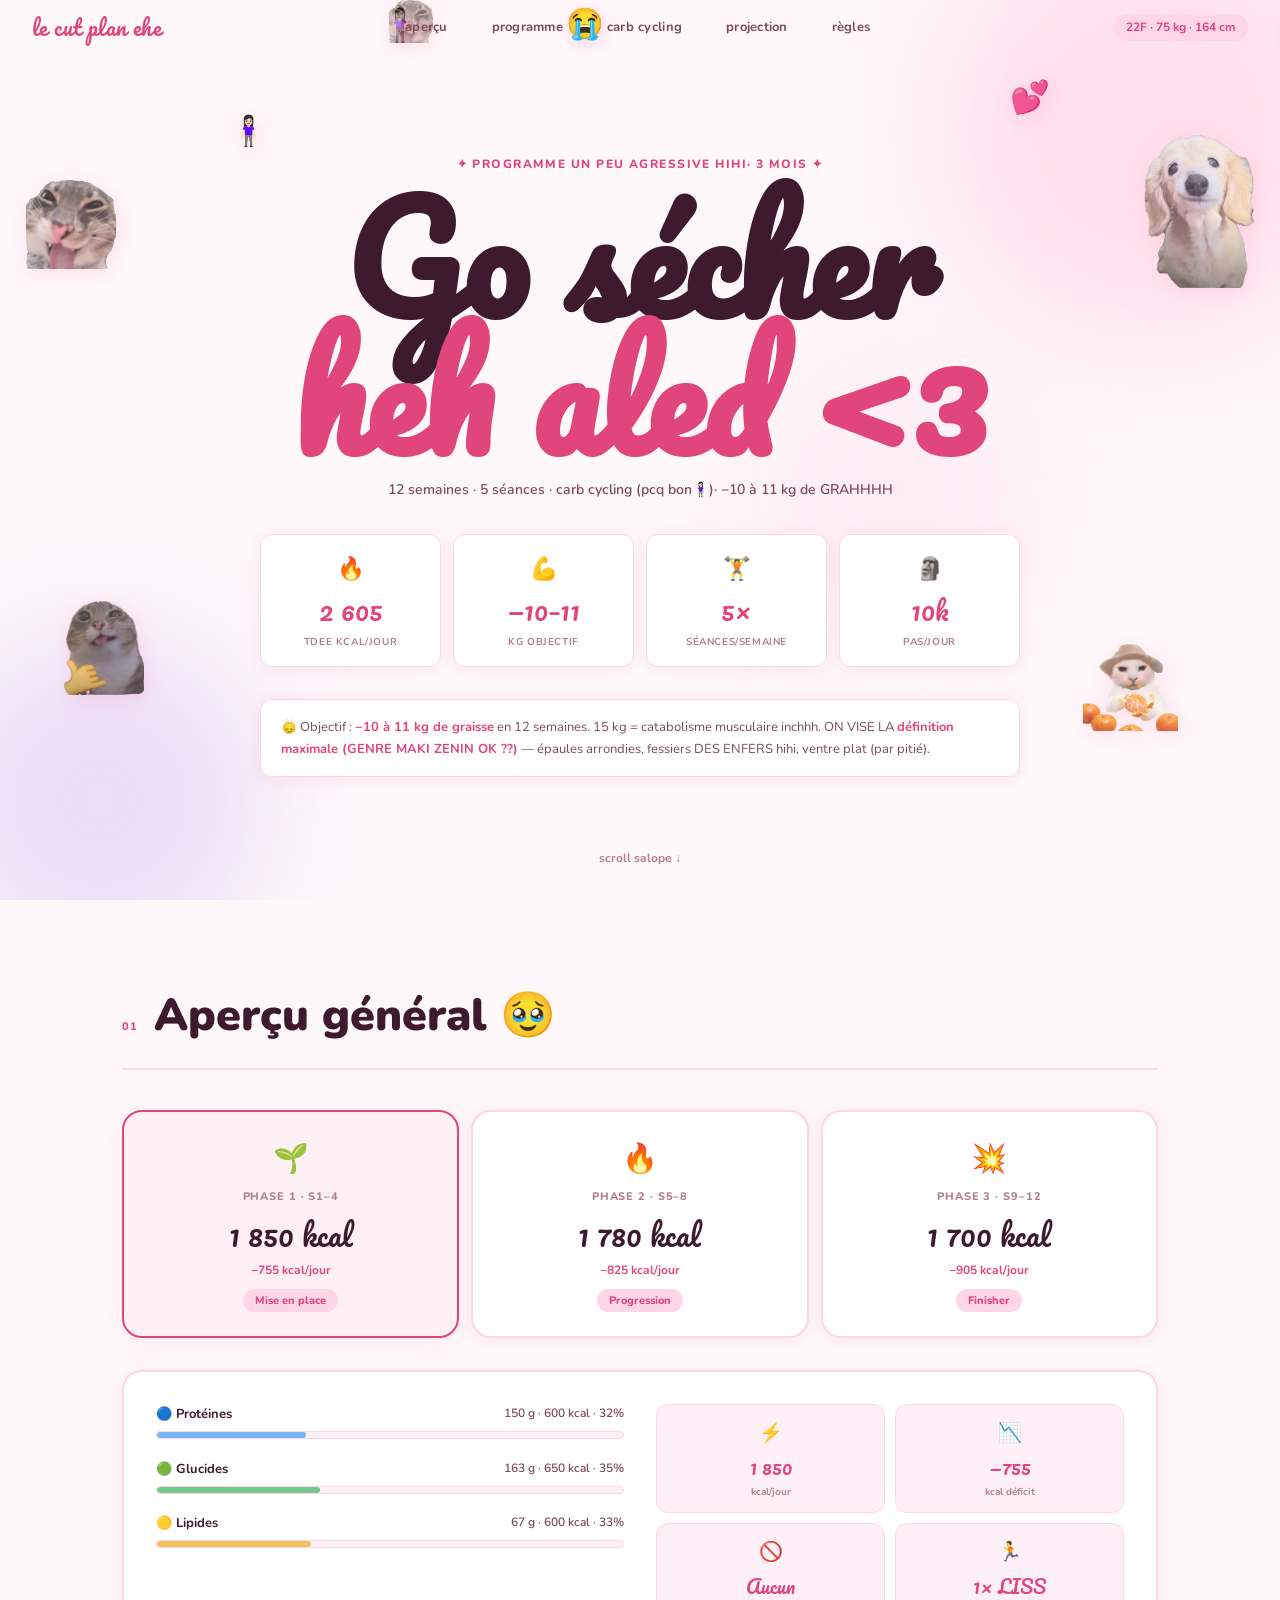
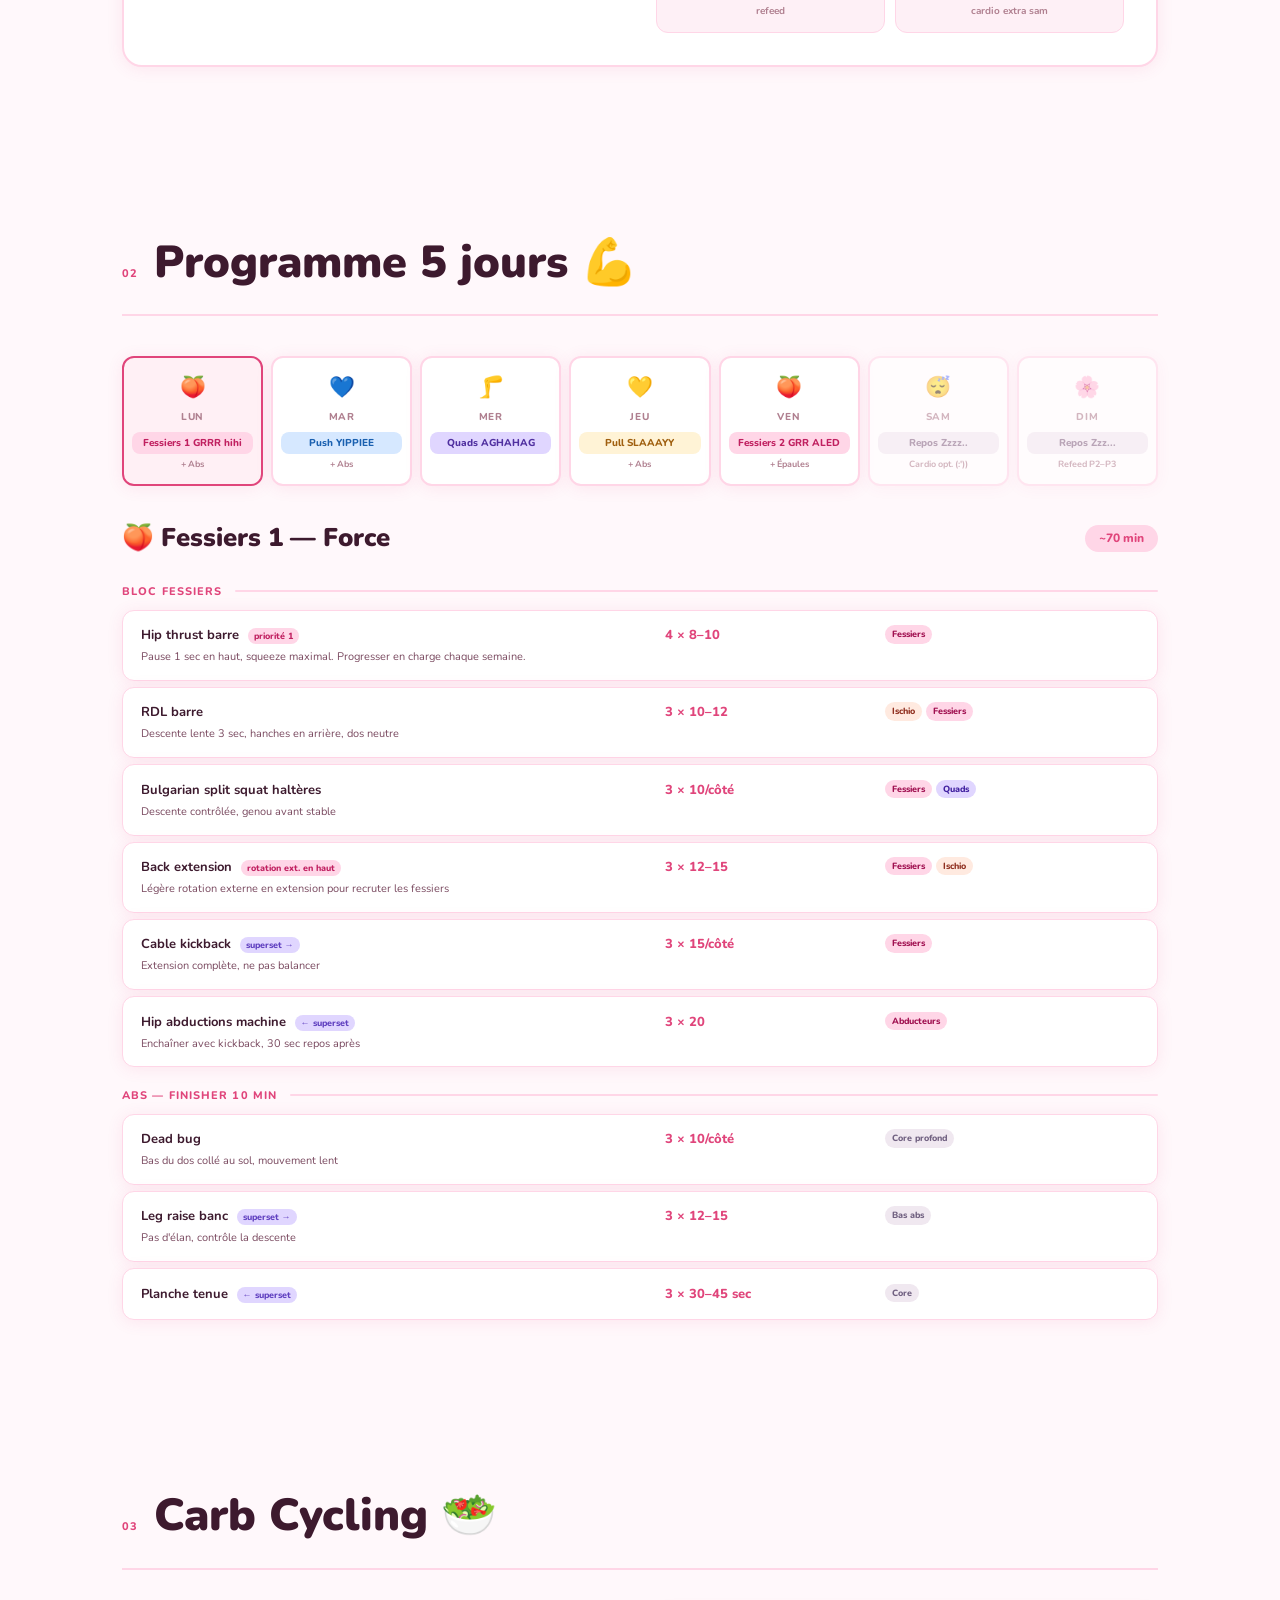
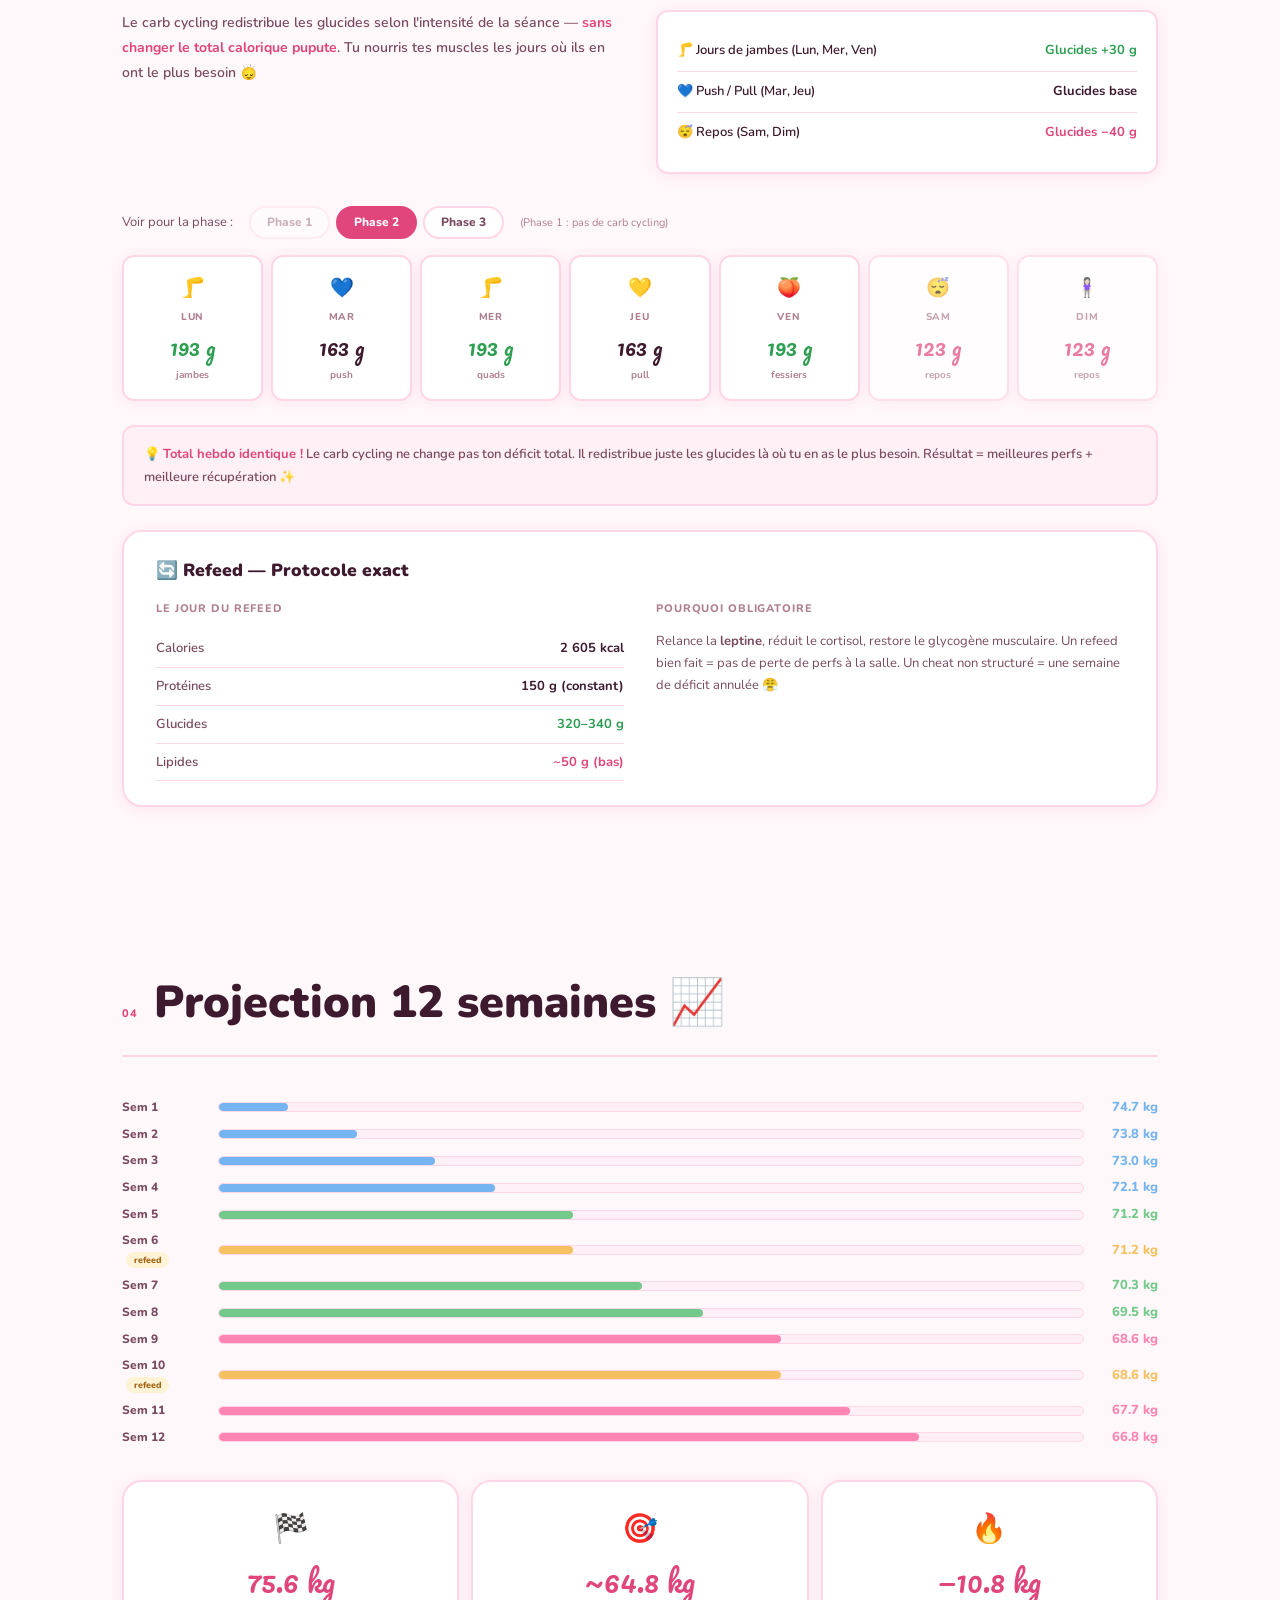
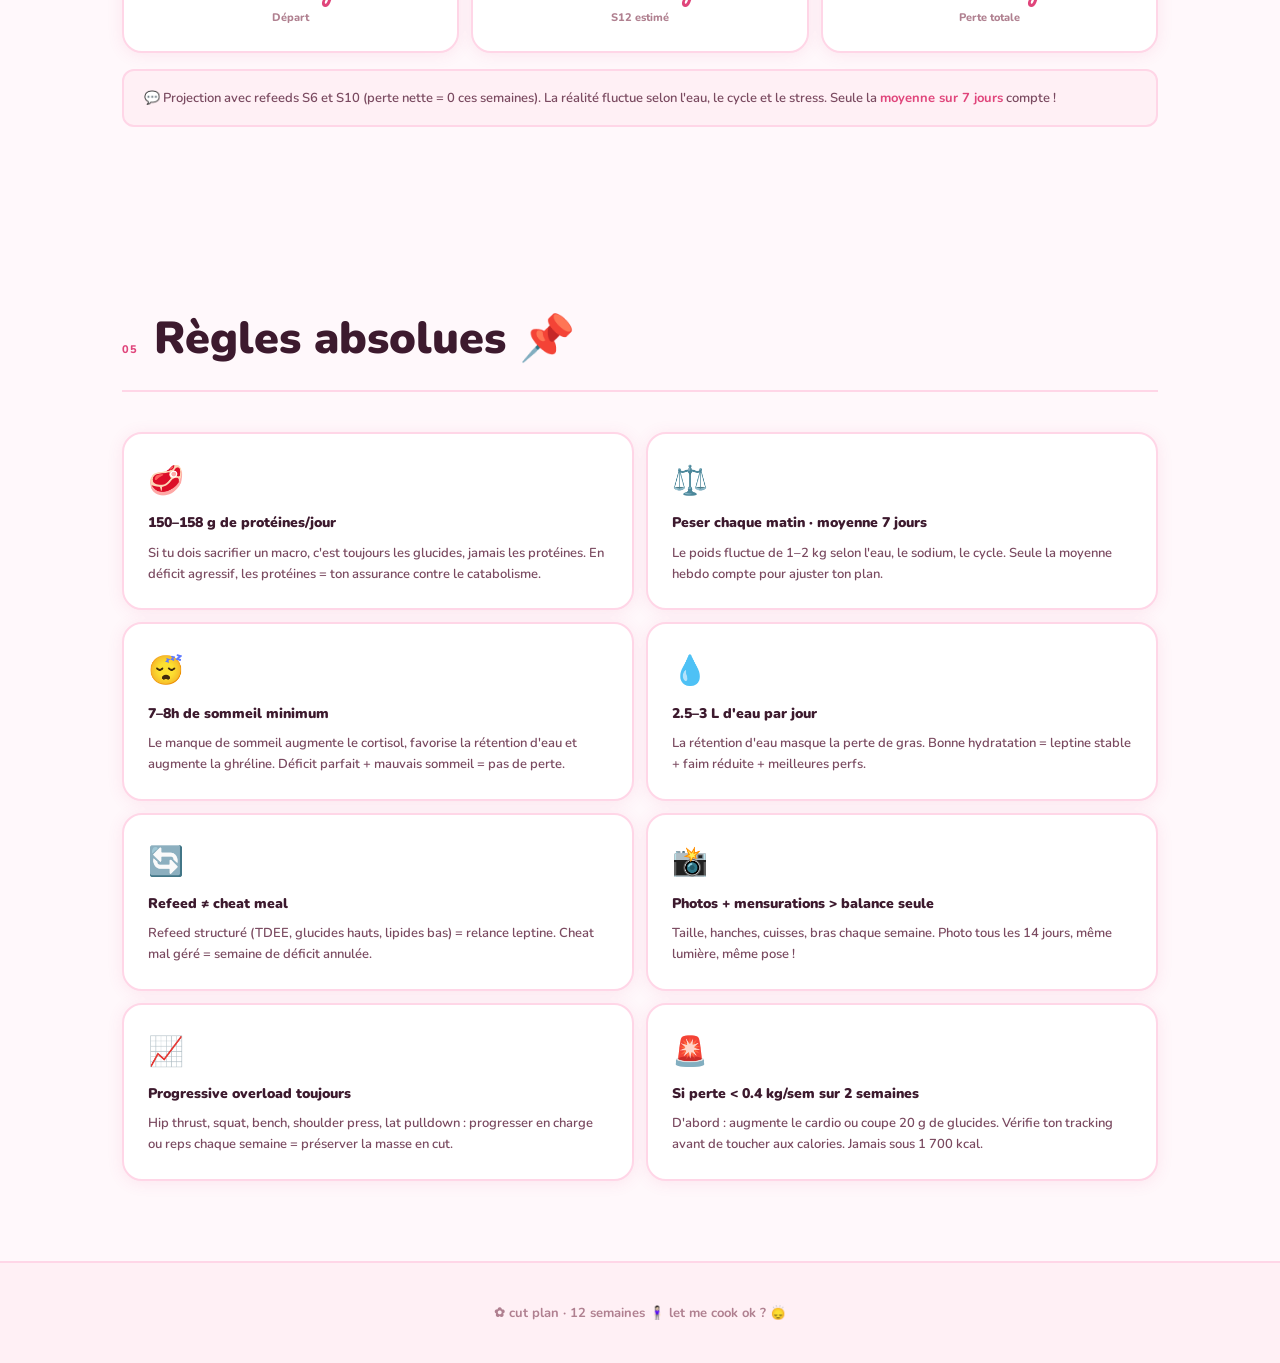
<file: index.html>
<!DOCTYPE html>
<html lang="fr">
<head>
<meta charset="UTF-8">
<meta name="viewport" content="width=device-width, initial-scale=1.0">
<title>LET ME COOK</title>
<link rel="icon" type="image/png" href="stickers/cat_orange_nobg.png">
<link href="https://fonts.googleapis.com/css2?family=Nunito:ital,wght@0,400;0,600;0,700;0,800;0,900;1,400&family=Pacifico&display=swap" rel="stylesheet">
<link rel="stylesheet" href="style.css">
</head>
<body>
<!-- update -->
<div class="progress-bar" id="progressBar"></div>

<!-- FLOATING STICKERS (background decoration) -->
<div class="sticker-layer" id="stickerLayer" aria-hidden="true"></div>

<!-- NAV -->
<nav id="mainNav">
  <div class="nav-logo">le cut plan ehe</div>
  <div class="nav-links">
    <a href="#overview">aperçu</a>
    <a href="#programme">programme</a>
    <a href="#carb-cycling">carb cycling</a>
    <a href="#projection">projection</a>
    <a href="#regles">règles</a>
  </div>
  <div class="nav-tag">22F · 75 kg · 164 cm</div>
</nav>

<!-- HERO -->
<div class="hero">
  <div class="hero-blobs">
    <div class="blob blob-1"></div>
    <div class="blob blob-2"></div>
    <div class="blob blob-3"></div>
  </div>

  <div class="hero-content">
    <div class="hero-eyebrow">✦ programme un peu agressive hihi· 3 mois ✦</div>
    <h1 class="hero-title">Go sécher<br><span>heh aled</span> <span class="hero-heart"> <3 </span></h1>
    <p class="hero-sub">12 semaines · 5 séances · carb cycling (pcq bon🧍🏻‍♀️)· −10 à 11 kg de GRAHHHH</p>

    <div class="hero-stats">
      <div class="hero-stat">
        <div class="hero-stat-icon">🔥</div>
        <div class="hero-stat-val">2 605</div>
        <div class="hero-stat-label">TDEE kcal/jour</div>
      </div>
      <div class="hero-stat">
        <div class="hero-stat-icon">💪</div>
        <div class="hero-stat-val">−10–11</div>
        <div class="hero-stat-label">kg objectif</div>
      </div>
      <div class="hero-stat">
        <div class="hero-stat-icon">🏋️</div>
        <div class="hero-stat-val">5×</div>
        <div class="hero-stat-label">séances/semaine</div>
      </div>
      <div class="hero-stat">
        <div class="hero-stat-icon">🗿</div>
        <div class="hero-stat-val">10k</div>
        <div class="hero-stat-label">pas/jour</div>
      </div>
    </div>

    <div class="hero-note">
      🙂‍↕️ Objectif : <strong>−10 à 11 kg de graisse</strong> en 12 semaines. 15 kg = catabolisme musculaire inchhh. ON VISE LA <strong>définition maximale (GENRE MAKI ZENIN OK ??)</strong> — épaules arrondies, fessiers DES ENFERS hihi, ventre plat (par pitié).
    </div>
  </div>

  <div class="hero-sticker-zone" id="heroStickers"></div>
  <div class="scroll-cue">scroll salope ↓</div>
</div>

<!-- ═══════ 01 APERÇU ═══════ -->
<section id="overview" class="section">
  <div class="section-header reveal">
    <span class="section-num">01</span>
    <h2 class="section-title">Aperçu général 🥹</h2>
  </div>

  <div class="phase-bar reveal">
    <div class="phase-block active" onclick="setPhase(1,this)">
      <div class="phase-emoji">🌱</div>
      <div class="phase-label">Phase 1 · S1–4</div>
      <div class="phase-kcal">1 850 kcal</div>
      <div class="phase-def">−755 kcal/jour</div>
      <div class="phase-tag">Mise en place</div>
    </div>
    <div class="phase-block" onclick="setPhase(2,this)">
      <div class="phase-emoji">🔥</div>
      <div class="phase-label">Phase 2 · S5–8</div>
      <div class="phase-kcal">1 780 kcal</div>
      <div class="phase-def">−825 kcal/jour</div>
      <div class="phase-tag">Progression</div>
    </div>
    <div class="phase-block" onclick="setPhase(3,this)">
      <div class="phase-emoji">💥</div>
      <div class="phase-label">Phase 3 · S9–12</div>
      <div class="phase-kcal">1 700 kcal</div>
      <div class="phase-def">−905 kcal/jour</div>
      <div class="phase-tag">Finisher</div>
    </div>
  </div>

  <div id="phase-p1" class="macro-panel active">
    <div class="macro-card-wrap">
      <div class="macro-bar-group">
        <div class="macro-row">
          <div class="macro-row-top"><span class="macro-name">🔵 Protéines</span><span class="macro-detail">150 g · 600 kcal · 32%</span></div>
          <div class="macro-track"><div class="macro-fill" data-w="32" style="background:var(--blue)"></div></div>
        </div>
        <div class="macro-row">
          <div class="macro-row-top"><span class="macro-name">🟢 Glucides</span><span class="macro-detail">163 g · 650 kcal · 35%</span></div>
          <div class="macro-track"><div class="macro-fill" data-w="35" style="background:var(--green)"></div></div>
        </div>
        <div class="macro-row">
          <div class="macro-row-top"><span class="macro-name">🟡 Lipides</span><span class="macro-detail">67 g · 600 kcal · 33%</span></div>
          <div class="macro-track"><div class="macro-fill" data-w="33" style="background:var(--amber)"></div></div>
        </div>
      </div>
      <div class="macro-stat-grid">
        <div class="mstat"><div class="mstat-icon">⚡</div><div class="mstat-val">1 850</div><div class="mstat-label">kcal/jour</div></div>
        <div class="mstat"><div class="mstat-icon">📉</div><div class="mstat-val">−755</div><div class="mstat-label">kcal déficit</div></div>
        <div class="mstat"><div class="mstat-icon">🚫</div><div class="mstat-val">Aucun</div><div class="mstat-label">refeed</div></div>
        <div class="mstat"><div class="mstat-icon">🏃</div><div class="mstat-val">1× LISS</div><div class="mstat-label">cardio extra sam</div></div>
      </div>
    </div>
  </div>

  <div id="phase-p2" class="macro-panel">
    <div class="macro-card-wrap">
      <div class="macro-bar-group">
        <div class="macro-row">
          <div class="macro-row-top"><span class="macro-name">🔵 Protéines</span><span class="macro-detail">150 g · 600 kcal · 34%</span></div>
          <div class="macro-track"><div class="macro-fill" data-w="34" style="background:var(--blue)"></div></div>
        </div>
        <div class="macro-row">
          <div class="macro-row-top"><span class="macro-name">🟢 Glucides</span><span class="macro-detail">153 g · 612 kcal · 34%</span></div>
          <div class="macro-track"><div class="macro-fill" data-w="34" style="background:var(--green)"></div></div>
        </div>
        <div class="macro-row">
          <div class="macro-row-top"><span class="macro-name">🟡 Lipides</span><span class="macro-detail">64 g · 568 kcal · 32%</span></div>
          <div class="macro-track"><div class="macro-fill" data-w="32" style="background:var(--amber)"></div></div>
        </div>
      </div>
      <div class="macro-stat-grid">
        <div class="mstat"><div class="mstat-icon">⚡</div><div class="mstat-val">1 780</div><div class="mstat-label">kcal/jour</div></div>
        <div class="mstat"><div class="mstat-icon">📉</div><div class="mstat-val">−825</div><div class="mstat-label">kcal déficit</div></div>
        <div class="mstat"><div class="mstat-icon">🔄</div><div class="mstat-val">S6</div><div class="mstat-label">refeed obligatoire</div></div>
        <div class="mstat"><div class="mstat-icon">🏃</div><div class="mstat-val">LISS+HIIT</div><div class="mstat-label">cardio extra (ALED FRR AAAAA)</div></div>
      </div>
    </div>
    <div class="phase-note-cute">💬 Carb cycling (triste vie 😭) ! Refeed OBLIGATOIRE semaine 6 : 2 605 kcal, glucides 320–340 g, lipides bas (~50 g). Ça relance la leptine 🔥 (OUE OUE OUE)</div>
  </div>

  <div id="phase-p3" class="macro-panel">
    <div class="macro-card-wrap">
      <div class="macro-bar-group">
        <div class="macro-row">
          <div class="macro-row-top"><span class="macro-name">🔵 Protéines</span><span class="macro-detail">158 g · 632 kcal · 37%</span></div>
          <div class="macro-track"><div class="macro-fill" data-w="37" style="background:var(--blue)"></div></div>
        </div>
        <div class="macro-row">
          <div class="macro-row-top"><span class="macro-name">🟢 Glucides</span><span class="macro-detail">143 g · 572 kcal · 34%</span></div>
          <div class="macro-track"><div class="macro-fill" data-w="34" style="background:var(--green)"></div></div>
        </div>
        <div class="macro-row">
          <div class="macro-row-top"><span class="macro-name">🟡 Lipides</span><span class="macro-detail">55 g · 495 kcal · 29%</span></div>
          <div class="macro-track"><div class="macro-fill" data-w="29" style="background:var(--amber)"></div></div>
        </div>
      </div>
      <div class="macro-stat-grid">
        <div class="mstat"><div class="mstat-icon">⚡</div><div class="mstat-val">1 700</div><div class="mstat-label">plancher absolu</div></div>
        <div class="mstat"><div class="mstat-icon">📉</div><div class="mstat-val">−905</div><div class="mstat-label">kcal déficit</div></div>
        <div class="mstat"><div class="mstat-icon">🔄</div><div class="mstat-val">hebdo</div><div class="mstat-label">refeed dim. obligatoire</div></div>
        <div class="mstat"><div class="mstat-icon">🏃</div><div class="mstat-val">2× sam+dim</div><div class="mstat-label">LISS + HIIT</div></div>
      </div>
    </div>
    <div class="phase-note-cute">💬 Protéines montées à 158 g pour protéger la masse musculaire. 1 700 kcal = plancher, on descend plus bas. Carb cycling + refeed chaque dimanche !</div>
  </div>
</section>

<!-- ═══════ 02 PROGRAMME ═══════ -->
<section id="programme" class="section">
  <div class="section-header reveal">
    <span class="section-num">02</span>
    <h2 class="section-title">Programme 5 jours 💪</h2>
  </div>

  <div class="week-grid reveal">
    <div class="week-day active" onclick="setDay('lun',this)">
      <div class="wd-emoji">🍑</div>
      <div class="wd-name">Lun</div>
      <div class="wd-label db-glutes">Fessiers 1 GRRR hihi</div>
      <div class="wd-sub">+ Abs</div>
    </div>
    <div class="week-day" onclick="setDay('mar',this)">
      <div class="wd-emoji">💙</div>
      <div class="wd-name">Mar</div>
      <div class="wd-label db-push">Push YIPPIEE</div>
      <div class="wd-sub">+ Abs</div>
    </div>
    <div class="week-day" onclick="setDay('mer',this)">
      <div class="wd-emoji">🦵</div>
      <div class="wd-name">Mer</div>
      <div class="wd-label db-quads">Quads AGHAHAG</div>
      <div class="wd-sub">&nbsp;</div>
    </div>
    <div class="week-day" onclick="setDay('jeu',this)">
      <div class="wd-emoji">💛</div>
      <div class="wd-name">Jeu</div>
      <div class="wd-label db-pull">Pull SLAAAYY</div>
      <div class="wd-sub">+ Abs</div>
    </div>
    <div class="week-day" onclick="setDay('ven',this)">
      <div class="wd-emoji">🍑</div>
      <div class="wd-name">Ven</div>
      <div class="wd-label db-glutes">Fessiers 2 GRR ALED</div>
      <div class="wd-sub">+ Épaules</div>
    </div>
    <div class="week-day rest">
      <div class="wd-emoji">😴</div>
      <div class="wd-name">Sam</div>
      <div class="wd-label db-rest">Repos Zzzz..</div>
      <div class="wd-sub">Cardio opt. (:'))</div>
    </div>
    <div class="week-day rest">
      <div class="wd-emoji">🌸</div>
      <div class="wd-name">Dim</div>
      <div class="wd-label db-rest">Repos Zzz...</div>
      <div class="wd-sub">Refeed P2–P3</div>
    </div>
  </div>

  <!-- Session panels -->
  <div id="day-lun" class="session-panel active">
    <div class="session-head">
      <h3 class="session-title">🍑 Fessiers 1 — Force</h3>
      <span class="session-dur">~70 min</span>
    </div>
    <div class="ex-block-label">Bloc fessiers</div>
    <div class="ex-list">
      <div class="ex-row"><div class="ex-main"><div class="ex-name">Hip thrust barre <span class="tag-key">priorité 1</span></div><div class="ex-note">Pause 1 sec en haut, squeeze maximal. Progresser en charge chaque semaine.</div></div><div class="ex-sets">4 × 8–10</div><div class="ex-pills"><span class="mpill mp-g">Fessiers</span></div></div>
      <div class="ex-row"><div class="ex-main"><div class="ex-name">RDL barre</div><div class="ex-note">Descente lente 3 sec, hanches en arrière, dos neutre</div></div><div class="ex-sets">3 × 10–12</div><div class="ex-pills"><span class="mpill mp-h">Ischio</span><span class="mpill mp-g">Fessiers</span></div></div>
      <div class="ex-row"><div class="ex-main"><div class="ex-name">Bulgarian split squat haltères</div><div class="ex-note">Descente contrôlée, genou avant stable</div></div><div class="ex-sets">3 × 10/côté</div><div class="ex-pills"><span class="mpill mp-g">Fessiers</span><span class="mpill mp-q">Quads</span></div></div>
      <div class="ex-row"><div class="ex-main"><div class="ex-name">Back extension <span class="tag-key">rotation ext. en haut</span></div><div class="ex-note">Légère rotation externe en extension pour recruter les fessiers</div></div><div class="ex-sets">3 × 12–15</div><div class="ex-pills"><span class="mpill mp-g">Fessiers</span><span class="mpill mp-h">Ischio</span></div></div>
      <div class="ex-row"><div class="ex-main"><div class="ex-name">Cable kickback <span class="tag-ss">superset →</span></div><div class="ex-note">Extension complète, ne pas balancer</div></div><div class="ex-sets">3 × 15/côté</div><div class="ex-pills"><span class="mpill mp-g">Fessiers</span></div></div>
      <div class="ex-row"><div class="ex-main"><div class="ex-name">Hip abductions machine <span class="tag-ss">← superset</span></div><div class="ex-note">Enchaîner avec kickback, 30 sec repos après</div></div><div class="ex-sets">3 × 20</div><div class="ex-pills"><span class="mpill mp-g">Abducteurs</span></div></div>
    </div>
    <div class="ex-block-label">Abs — finisher 10 min</div>
    <div class="ex-list">
      <div class="ex-row"><div class="ex-main"><div class="ex-name">Dead bug</div><div class="ex-note">Bas du dos collé au sol, mouvement lent</div></div><div class="ex-sets">3 × 10/côté</div><div class="ex-pills"><span class="mpill mp-core">Core profond</span></div></div>
      <div class="ex-row"><div class="ex-main"><div class="ex-name">Leg raise banc <span class="tag-ss">superset →</span></div><div class="ex-note">Pas d'élan, contrôle la descente</div></div><div class="ex-sets">3 × 12–15</div><div class="ex-pills"><span class="mpill mp-core">Bas abs</span></div></div>
      <div class="ex-row"><div class="ex-main"><div class="ex-name">Planche tenue <span class="tag-ss">← superset</span></div></div><div class="ex-sets">3 × 30–45 sec</div><div class="ex-pills"><span class="mpill mp-core">Core</span></div></div>
    </div>
  </div>

  <div id="day-mar" class="session-panel">
    <div class="session-head"><h3 class="session-title">💙 Push — Pecs · Épaules · Triceps</h3><span class="session-dur">~70 min</span></div>
    <div class="ex-block-label">Bloc principal</div>
    <div class="ex-list">
      <div class="ex-row"><div class="ex-main"><div class="ex-name">Bench press plat barre</div><div class="ex-note">Coudes à 45–60°, prise légèrement large</div></div><div class="ex-sets">4 × 6–8</div><div class="ex-pills"><span class="mpill mp-c">Pecs</span><span class="mpill mp-t">Triceps</span></div></div>
      <div class="ex-row"><div class="ex-main"><div class="ex-name">Shoulder press haltères <span class="tag-key">priorité 2</span></div><div class="ex-note">Avant bench incliné — delts frais. Objectif épaules arrondies !</div></div><div class="ex-sets">4 × 8–10</div><div class="ex-pills"><span class="mpill mp-s">Épaules</span><span class="mpill mp-t">Triceps</span></div></div>
      <div class="ex-row"><div class="ex-main"><div class="ex-name">Bench press incliné haltères</div><div class="ex-note">Inclinaison 30–40°, focus pec haut</div></div><div class="ex-sets">3 × 10–12</div><div class="ex-pills"><span class="mpill mp-c">Pecs haut</span></div></div>
      <div class="ex-row"><div class="ex-main"><div class="ex-name">Butterfly pec deck</div><div class="ex-note">Étirement complet, contraction forte en fin</div></div><div class="ex-sets">3 × 12–15</div><div class="ex-pills"><span class="mpill mp-c">Pecs</span></div></div>
      <div class="ex-row"><div class="ex-main"><div class="ex-name">Lateral raises câble unilatéral <span class="tag-key">câble > haltère</span></div><div class="ex-note">Tension constante tout le ROM. 2–3 sec en descente.</div></div><div class="ex-sets">4 × 15–20/côté</div><div class="ex-pills"><span class="mpill mp-s">Delt médian</span></div></div>
      <div class="ex-row"><div class="ex-main"><div class="ex-name">Triceps pushdown câble <span class="tag-ss">superset →</span></div><div class="ex-note">Coudes fixes, extension complète</div></div><div class="ex-sets">3 × 12–15</div><div class="ex-pills"><span class="mpill mp-t">Triceps</span></div></div>
      <div class="ex-row"><div class="ex-main"><div class="ex-name">Overhead extension câble <span class="tag-ss">← superset</span></div><div class="ex-note">Long chef — bras définis de face et de côté</div></div><div class="ex-sets">3 × 12–15</div><div class="ex-pills"><span class="mpill mp-t">Triceps long</span></div></div>
    </div>
    <div class="ex-block-label">Abs — finisher 10 min</div>
    <div class="ex-list">
      <div class="ex-row"><div class="ex-main"><div class="ex-name">Cable crunch à genoux</div><div class="ex-note">Flexion de colonne, charge progressive</div></div><div class="ex-sets">4 × 15–20</div><div class="ex-pills"><span class="mpill mp-core">Droit abdo</span></div></div>
      <div class="ex-row"><div class="ex-main"><div class="ex-name">Shoulder tap planche <span class="tag-ss">superset →</span></div></div><div class="ex-sets">3 × 20 taps</div><div class="ex-pills"><span class="mpill mp-core">Core</span></div></div>
      <div class="ex-row"><div class="ex-main"><div class="ex-name">Russian twist lesté <span class="tag-ss">← superset</span></div></div><div class="ex-sets">3 × 20</div><div class="ex-pills"><span class="mpill mp-core">Obliques</span></div></div>
    </div>
  </div>

  <div id="day-mer" class="session-panel">
    <div class="session-head"><h3 class="session-title">🦵 Jambes — Quads dominant</h3><span class="session-dur">~60 min</span></div>
    <div class="ex-block-label">Bloc principal — pas d'abs ce jour</div>
    <div class="ex-list">
      <div class="ex-row"><div class="ex-main"><div class="ex-name">Squat barre <span class="tag-key">composé clé</span></div><div class="ex-note">Stance moyen, descente sous parallèle</div></div><div class="ex-sets">4 × 6–8</div><div class="ex-pills"><span class="mpill mp-q">Quads</span><span class="mpill mp-g">Fessiers</span></div></div>
      <div class="ex-row"><div class="ex-main"><div class="ex-name">Leg press incliné</div><div class="ex-note">Pieds serrés et bas = focus quads</div></div><div class="ex-sets">4 × 10–12</div><div class="ex-pills"><span class="mpill mp-q">Quads</span></div></div>
      <div class="ex-row"><div class="ex-main"><div class="ex-name">Leg press horizontal unilatéral</div><div class="ex-note">Correction déséquilibres G/D</div></div><div class="ex-sets">3 × 12/côté</div><div class="ex-pills"><span class="mpill mp-q">Quads</span></div></div>
      <div class="ex-row"><div class="ex-main"><div class="ex-name">Leg extension machine <span class="tag-new">ajouté</span></div><div class="ex-note">Isolation pure quads. Pause 1 sec en haut.</div></div><div class="ex-sets">3 × 15–20</div><div class="ex-pills"><span class="mpill mp-q">Quads</span></div></div>
      <div class="ex-row"><div class="ex-main"><div class="ex-name">Leg curl allongé <span class="tag-new">ajouté</span></div><div class="ex-note">Équilibre ischio/quads — santé des genoux</div></div><div class="ex-sets">3 × 12–15</div><div class="ex-pills"><span class="mpill mp-h">Ischio</span></div></div>
      <div class="ex-row"><div class="ex-main"><div class="ex-name">Hip adductions machine <span class="tag-ss">superset →</span></div></div><div class="ex-sets">3 × 20</div><div class="ex-pills"><span class="mpill mp-g">Adducteurs</span></div></div>
      <div class="ex-row"><div class="ex-main"><div class="ex-name">Hip abductions machine <span class="tag-ss">← superset</span></div></div><div class="ex-sets">3 × 20</div><div class="ex-pills"><span class="mpill mp-g">Abducteurs</span></div></div>
    </div>
  </div>

  <div id="day-jeu" class="session-panel">
    <div class="session-head"><h3 class="session-title">💛 Pull — Dos · Biceps · Arrière-épaule</h3><span class="session-dur">~70 min</span></div>
    <div class="ex-block-label">Bloc principal</div>
    <div class="ex-list">
      <div class="ex-row"><div class="ex-main"><div class="ex-name">Lat pulldown prise large</div><div class="ex-note">Descente au menton, coudes vers les hanches</div></div><div class="ex-sets">4 × 8–10</div><div class="ex-pills"><span class="mpill mp-b">Grand dorsal</span></div></div>
      <div class="ex-row"><div class="ex-main"><div class="ex-name">Seated cable row prise neutre <span class="tag-key">sem. impaires</span></div><div class="ex-note">Plus de charge = plus d'épaisseur dorsale</div></div><div class="ex-sets">4 × 10–12</div><div class="ex-pills"><span class="mpill mp-b">Trapèzes</span><span class="mpill mp-b">Rhomboïdes</span></div></div>
      <div class="ex-row"><div class="ex-main"><div class="ex-name">Single arm cable row <span class="tag-key">sem. paires</span></div></div><div class="ex-sets">3 × 12/côté</div><div class="ex-pills"><span class="mpill mp-b">Dorsal</span></div></div>
      <div class="ex-row"><div class="ex-main"><div class="ex-name">Face pull câble corde</div><div class="ex-note">Rotation externe. Santé rotateurs + delt arrière.</div></div><div class="ex-sets">4 × 15–20</div><div class="ex-pills"><span class="mpill mp-r">Delt arrière</span></div></div>
      <div class="ex-row"><div class="ex-main"><div class="ex-name">Reverse cable fly unilatéral</div></div><div class="ex-sets">3 × 15/côté</div><div class="ex-pills"><span class="mpill mp-r">Delt arrière</span></div></div>
      <div class="ex-row"><div class="ex-main"><div class="ex-name">Preacher curl unilatéral câble</div><div class="ex-note">Tension constante, contraction complète</div></div><div class="ex-sets">3 × 12/côté</div><div class="ex-pills"><span class="mpill mp-bi">Biceps</span></div></div>
      <div class="ex-row"><div class="ex-main"><div class="ex-name">Hammer curl haltères</div><div class="ex-note">Brachial + biceps — épaisseur du bras</div></div><div class="ex-sets">3 × 12–15</div><div class="ex-pills"><span class="mpill mp-bi">Brachial</span></div></div>
    </div>
    <div class="ex-block-label">Abs — finisher 10 min</div>
    <div class="ex-list">
      <div class="ex-row"><div class="ex-main"><div class="ex-name">Cable crunch à genoux <span class="tag-ss">superset →</span></div></div><div class="ex-sets">3 × 15–20</div><div class="ex-pills"><span class="mpill mp-core">Droit abdo</span></div></div>
      <div class="ex-row"><div class="ex-main"><div class="ex-name">Dead bug <span class="tag-ss">← superset</span></div></div><div class="ex-sets">3 × 10/côté</div><div class="ex-pills"><span class="mpill mp-core">Core profond</span></div></div>
      <div class="ex-row"><div class="ex-main"><div class="ex-name">Planche tenue</div><div class="ex-note">Progresser vers 60 sec en phase 3</div></div><div class="ex-sets">3 × 40–60 sec</div><div class="ex-pills"><span class="mpill mp-core">Core</span></div></div>
    </div>
  </div>

  <div id="day-ven" class="session-panel">
    <div class="session-head"><h3 class="session-title">🍑 Fessiers 2 + Accessoires Épaules</h3><span class="session-dur">~70 min</span></div>
    <div class="ex-block-label">Bloc fessiers — volume & pump</div>
    <div class="ex-list">
      <div class="ex-row"><div class="ex-main"><div class="ex-name">Hip thrust barre — lourd <span class="tag-key">vise +2.5–5 kg vs lun</span></div></div><div class="ex-sets">4 × 6–8</div><div class="ex-pills"><span class="mpill mp-g">Fessiers</span></div></div>
      <div class="ex-row"><div class="ex-main"><div class="ex-name">Bulgarian split squat — tempo lent</div><div class="ex-note">Descente 4 sec, focus ressenti fessier</div></div><div class="ex-sets">3 × 12–15/côté</div><div class="ex-pills"><span class="mpill mp-g">Fessiers</span><span class="mpill mp-q">Quads</span></div></div>
      <div class="ex-row"><div class="ex-main"><div class="ex-name">RDL unilatéral haltère <span class="tag-new">ajouté</span></div></div><div class="ex-sets">3 × 10–12/côté</div><div class="ex-pills"><span class="mpill mp-h">Ischio</span><span class="mpill mp-g">Fessiers</span></div></div>
      <div class="ex-row"><div class="ex-main"><div class="ex-name">Cable kickback <span class="tag-ss">superset →</span></div></div><div class="ex-sets">4 × 15/côté</div><div class="ex-pills"><span class="mpill mp-g">Fessiers</span></div></div>
      <div class="ex-row"><div class="ex-main"><div class="ex-name">Hip abductions machine <span class="tag-ss">← superset</span></div></div><div class="ex-sets">4 × 20</div><div class="ex-pills"><span class="mpill mp-g">Abducteurs</span></div></div>
      <div class="ex-row"><div class="ex-main"><div class="ex-name">Glute bridge sol + mini-band <span class="tag-new">ajouté</span></div><div class="ex-note">Band aux genoux. 2 sec en haut.</div></div><div class="ex-sets">3 × 20–25</div><div class="ex-pills"><span class="mpill mp-g">Fessiers</span></div></div>
    </div>
    <div class="ex-block-label">Accessoires épaules — 2e session semaine</div>
    <div class="ex-list">
      <div class="ex-row"><div class="ex-main"><div class="ex-name">Lateral raises câble unilatéral</div><div class="ex-note">Volume extra delt médian. Charge légère, technique parfaite.</div></div><div class="ex-sets">3 × 20/côté</div><div class="ex-pills"><span class="mpill mp-s">Delt médian</span></div></div>
      <div class="ex-row"><div class="ex-main"><div class="ex-name">Face pull + Band pull-apart <span class="tag-ss">superset</span></div></div><div class="ex-sets">3 × 15+20</div><div class="ex-pills"><span class="mpill mp-r">Delt arrière</span></div></div>
      <div class="ex-row"><div class="ex-main"><div class="ex-name">Overhead extension câble</div></div><div class="ex-sets">3 × 15</div><div class="ex-pills"><span class="mpill mp-t">Triceps long</span></div></div>
    </div>
  </div>
</section>

<!-- ═══════ 03 CARB CYCLING ═══════ -->
<section id="carb-cycling" class="section">
  <div class="section-header reveal">
    <span class="section-num">03</span>
    <h2 class="section-title">Carb Cycling 🥗</h2>
  </div>

  <div class="cc-intro reveal">
    <p>Le carb cycling redistribue les glucides selon l'intensité de la séance — <strong>sans changer le total calorique pupute</strong>. Tu nourris tes muscles les jours où ils en ont le plus besoin 🙂‍↕️</p>
    <div class="cc-rules-box">
      <div class="cc-rule-row"><span>🦵 Jours de jambes (Lun, Mer, Ven)</span><strong style="color:var(--green-dark)">Glucides +30 g</strong></div>
      <div class="cc-rule-row"><span>💙 Push / Pull (Mar, Jeu)</span><strong>Glucides base</strong></div>
      <div class="cc-rule-row" style="border:none"><span>😴 Repos (Sam, Dim)</span><strong style="color:var(--pink-dark)">Glucides −40 g</strong></div>
    </div>
  </div>

  <div style="display:flex;align-items:center;gap:1rem;margin-bottom:1rem;flex-wrap:wrap" class="reveal">
    <span style="font-size:13px;color:var(--text-muted)">Voir pour la phase :</span>
    <div class="cc-tabs">
      <div class="cc-tab disabled">Phase 1</div>
      <div class="cc-tab active" onclick="setCCPhase(2,this)">Phase 2</div>
      <div class="cc-tab" onclick="setCCPhase(3,this)">Phase 3</div>
    </div>
    <span style="font-size:11px;color:var(--text-faint)">(Phase 1 : pas de carb cycling)</span>
  </div>

  <div id="cc-p2" class="cc-week reveal">
    <div class="cc-day"><div class="cc-icon">🦵</div><div class="cc-dname">Lun</div><div class="cc-g" style="color:var(--green-dark)">193 g</div><div class="cc-type">jambes</div></div>
    <div class="cc-day"><div class="cc-icon">💙</div><div class="cc-dname">Mar</div><div class="cc-g">163 g</div><div class="cc-type">push</div></div>
    <div class="cc-day"><div class="cc-icon">🦵</div><div class="cc-dname">Mer</div><div class="cc-g" style="color:var(--green-dark)">193 g</div><div class="cc-type">quads</div></div>
    <div class="cc-day"><div class="cc-icon">💛</div><div class="cc-dname">Jeu</div><div class="cc-g">163 g</div><div class="cc-type">pull</div></div>
    <div class="cc-day"><div class="cc-icon">🍑</div><div class="cc-dname">Ven</div><div class="cc-g" style="color:var(--green-dark)">193 g</div><div class="cc-type">fessiers</div></div>
    <div class="cc-day" style="opacity:.7"><div class="cc-icon">😴</div><div class="cc-dname">Sam</div><div class="cc-g" style="color:var(--pink-dark)">123 g</div><div class="cc-type">repos</div></div>
    <div class="cc-day" style="opacity:.7"><div class="cc-icon">🧍🏻‍♀️</div><div class="cc-dname">Dim</div><div class="cc-g" style="color:var(--pink-dark)">123 g</div><div class="cc-type">repos</div></div>
  </div>
  <div id="cc-p3" class="cc-week reveal" style="display:none">
    <div class="cc-day"><div class="cc-icon">🦵</div><div class="cc-dname">Lun</div><div class="cc-g" style="color:var(--green-dark)">173 g</div><div class="cc-type">jambes</div></div>
    <div class="cc-day"><div class="cc-icon">💙</div><div class="cc-dname">Mar</div><div class="cc-g">143 g</div><div class="cc-type">push</div></div>
    <div class="cc-day"><div class="cc-icon">🦵</div><div class="cc-dname">Mer</div><div class="cc-g" style="color:var(--green-dark)">173 g</div><div class="cc-type">quads</div></div>
    <div class="cc-day"><div class="cc-icon">💛</div><div class="cc-dname">Jeu</div><div class="cc-g">143 g</div><div class="cc-type">pull</div></div>
    <div class="cc-day"><div class="cc-icon">🍑</div><div class="cc-dname">Ven</div><div class="cc-g" style="color:var(--green-dark)">173 g</div><div class="cc-type">fessiers</div></div>
    <div class="cc-day" style="opacity:.7"><div class="cc-icon">😴</div><div class="cc-dname">Sam</div><div class="cc-g" style="color:var(--pink-dark)">103 g</div><div class="cc-type">repos</div></div>
    <div class="cc-day"><div class="cc-icon">🔄</div><div class="cc-dname">Dim</div><div class="cc-g" style="color:#f59f00;font-size:1rem">REFEED</div><div class="cc-type" style="color:#f59f00">2605 kcal</div></div>
  </div>

  <div class="cute-note reveal">
    💡 <strong>Total hebdo identique !</strong> Le carb cycling ne change pas ton déficit total. Il redistribue juste les glucides là où tu en as le plus besoin. Résultat = meilleures perfs + meilleure récupération ✨
  </div>

  <div class="refeed-box reveal">
    <div class="refeed-title">🔄 Refeed — Protocole exact</div>
    <div class="refeed-grid">
      <div>
        <div class="refeed-sub">Le jour du refeed</div>
        <div class="refeed-row"><span>Calories</span><strong>2 605 kcal</strong></div>
        <div class="refeed-row"><span>Protéines</span><strong>150 g (constant)</strong></div>
        <div class="refeed-row"><span>Glucides</span><strong style="color:var(--green-dark)">320–340 g</strong></div>
        <div class="refeed-row"><span>Lipides</span><strong style="color:var(--pink-dark)">~50 g (bas)</strong></div>
      </div>
      <div>
        <div class="refeed-sub">Pourquoi obligatoire</div>
        <p style="font-size:13px;line-height:1.7;color:var(--text-muted)">Relance la <strong>leptine</strong>, réduit le cortisol, restore le glycogène musculaire. Un refeed bien fait = pas de perte de perfs à la salle. Un cheat non structuré = une semaine de déficit annulée 😤</p>
      </div>
    </div>
  </div>
</section>

<!-- ═══════ 04 PROJECTION ═══════ -->
<section id="projection" class="section">
  <div class="section-header reveal">
    <span class="section-num">04</span>
    <h2 class="section-title">Projection 12 semaines 📈</h2>
  </div>
  <div class="proj-container" id="projRows"></div>
  <div class="proj-summary reveal">
    <div class="proj-s"><div class="proj-s-icon">🏁</div><div class="proj-s-val">75.6 kg</div><div class="proj-s-label">Départ</div></div>
    <div class="proj-s"><div class="proj-s-icon">🎯</div><div class="proj-s-val">~64.8 kg</div><div class="proj-s-label">S12 estimé</div></div>
    <div class="proj-s"><div class="proj-s-icon">🔥</div><div class="proj-s-val">−10.8 kg</div><div class="proj-s-label">Perte totale</div></div>
  </div>
  <p class="cute-note reveal">💬 Projection avec refeeds S6 et S10 (perte nette = 0 ces semaines). La réalité fluctue selon l'eau, le cycle et le stress. Seule la <strong>moyenne sur 7 jours</strong> compte !</p>
</section>

<!-- ═══════ 05 RÈGLES ═══════ -->
<section id="regles" class="section">
  <div class="section-header reveal">
    <span class="section-num">05</span>
    <h2 class="section-title">Règles absolues 📌</h2>
  </div>
  <div class="rules-grid">
    <div class="rule-card reveal stagger-1"><div class="rule-icon">🥩</div><div class="rule-title">150–158 g de protéines/jour</div><div class="rule-body">Si tu dois sacrifier un macro, c'est toujours les glucides, jamais les protéines. En déficit agressif, les protéines = ton assurance contre le catabolisme.</div></div>
    <div class="rule-card reveal stagger-2"><div class="rule-icon">⚖️</div><div class="rule-title">Peser chaque matin · moyenne 7 jours</div><div class="rule-body">Le poids fluctue de 1–2 kg selon l'eau, le sodium, le cycle. Seule la moyenne hebdo compte pour ajuster ton plan.</div></div>
    <div class="rule-card reveal stagger-3"><div class="rule-icon">😴</div><div class="rule-title">7–8h de sommeil minimum</div><div class="rule-body">Le manque de sommeil augmente le cortisol, favorise la rétention d'eau et augmente la ghréline. Déficit parfait + mauvais sommeil = pas de perte.</div></div>
    <div class="rule-card reveal stagger-4"><div class="rule-icon">💧</div><div class="rule-title">2.5–3 L d'eau par jour</div><div class="rule-body">La rétention d'eau masque la perte de gras. Bonne hydratation = leptine stable + faim réduite + meilleures perfs.</div></div>
    <div class="rule-card reveal stagger-5"><div class="rule-icon">🔄</div><div class="rule-title">Refeed ≠ cheat meal</div><div class="rule-body">Refeed structuré (TDEE, glucides hauts, lipides bas) = relance leptine. Cheat mal géré = semaine de déficit annulée.</div></div>
    <div class="rule-card reveal stagger-6"><div class="rule-icon">📸</div><div class="rule-title">Photos + mensurations > balance seule</div><div class="rule-body">Taille, hanches, cuisses, bras chaque semaine. Photo tous les 14 jours, même lumière, même pose !</div></div>
    <div class="rule-card reveal"><div class="rule-icon">📈</div><div class="rule-title">Progressive overload toujours</div><div class="rule-body">Hip thrust, squat, bench, shoulder press, lat pulldown : progresser en charge ou reps chaque semaine = préserver la masse en cut.</div></div>
    <div class="rule-card reveal"><div class="rule-icon">🚨</div><div class="rule-title">Si perte &lt; 0.4 kg/sem sur 2 semaines</div><div class="rule-body">D'abord : augmente le cardio ou coupe 20 g de glucides. Vérifie ton tracking avant de toucher aux calories. Jamais sous 1 700 kcal.</div></div>
  </div>
</section>

<footer>
  ✿ cut plan · 12 semaines 🧍🏻‍♀️ let me cook ok ? 🙂‍↕️
</footer>

<script src="sticker_data.js"></script>
<script src="script.js"></script>
</body>
</html>
</file>
<file: style.css>
*,*::before,*::after{box-sizing:border-box;margin:0;padding:0}

:root {
  --pink-light: #fff0f5;
  --pink-mid:   #ffd6e7;
  --pink-soft:  #ffb3d1;
  --pink-main:  #ff85b3;
  --pink-dark:  #e0457b;
  --white:      #ffffff;
  --cream:      #fff8fb;
  --cream2:     #fef0f6;
  --text:       #3d1a2e;
  --text-muted: #7a4a60;
  --text-faint: #b08090;
  --blue:       #74b4f0;
  --green:      #72c98a;
  --green-dark: #2e9e52;
  --amber:      #f5c060;
  --red:        #f07070;
  --purple:     #c4a8f0;
  --shadow-soft: 0 4px 24px rgba(255,133,179,.12);
  --shadow-card: 0 2px 16px rgba(224,69,123,.1);
  --radius: 20px;
  --radius-sm: 12px;
  --font-display: 'Pacifico', cursive;
  --font-body: 'Nunito', sans-serif;
}

html { scroll-behavior: smooth }
body {
  background: var(--cream);
  color: var(--text);
  font-family: var(--font-body);
  font-size: 15px;
  line-height: 1.6;
  overflow-x: hidden;
}

/* ── SCROLL REVEAL ── */
.reveal { opacity:0; transform:translateY(20px); transition:opacity .55s ease, transform .55s ease }
.reveal.visible { opacity:1; transform:none }
.stagger-1{transition-delay:.05s} .stagger-2{transition-delay:.1s}
.stagger-3{transition-delay:.15s} .stagger-4{transition-delay:.2s}
.stagger-5{transition-delay:.25s} .stagger-6{transition-delay:.3s}

/* ── PROGRESS BAR ── */
.progress-bar {
  position: fixed; top: 0; left: 0; height: 3px;
  background: linear-gradient(90deg, var(--pink-main), var(--purple));
  width: 0%; z-index: 200; transition: width .1s linear;
  border-radius: 0 2px 2px 0;
}

/* ── FLOATING STICKERS ── */
.sticker-layer {
  position: fixed; inset: 0; pointer-events: none;
  z-index: 0; overflow: hidden;
}
.sticker-float {
  position: absolute;
  animation: stickerFloat linear infinite;
  will-change: transform;
  filter: drop-shadow(2px 4px 8px rgba(255,133,179,.3));
}
@keyframes stickerFloat {
  0%   { transform: translateY(100vh) rotate(var(--r0)) scale(var(--sc)); opacity:0 }
  5%   { opacity: .9 }
  95%  { opacity: .9 }
  100% { transform: translateY(-180px) rotate(var(--r1)) scale(var(--sc)); opacity:0 }
}

/* ── NAV ── */
nav {
  position: fixed; top: 0; left: 0; right: 0; z-index: 100;
  display: flex; align-items: center; justify-content: space-between;
  padding: 0 2rem; height: 56px;
  background: rgba(255,255,255,0);
  backdrop-filter: blur(0);
  border-bottom: 1.5px solid transparent;
  transition: all .4s ease;
}
nav.scrolled {
  background: rgba(255,248,251,.92);
  backdrop-filter: blur(14px);
  border-bottom-color: var(--pink-mid);
  box-shadow: 0 2px 20px rgba(255,133,179,.12);
}
.nav-logo {
  font-family: var(--font-display); font-size: 1.3rem;
  color: var(--pink-dark); letter-spacing: .02em;
}
.nav-links { display: flex; gap: 1.5rem }
.nav-links a {
  font-size: 13px; font-weight: 700; color: var(--text-muted);
  text-decoration: none; letter-spacing: .02em;
  padding: 4px 10px; border-radius: 20px;
  transition: all .2s;
}
.nav-links a:hover, .nav-links a.active-link {
  color: var(--pink-dark); background: var(--pink-mid);
}
.nav-tag {
  font-size: 12px; font-weight: 700; color: var(--pink-dark);
  background: var(--pink-mid); padding: 4px 12px; border-radius: 20px;
}

/* ── HERO ── */
.hero {
  min-height: 100vh; display: flex; flex-direction: column;
  justify-content: center; align-items: center; text-align: center;
  padding: 6rem 2rem 4rem; position: relative; overflow: hidden;
}
.hero-blobs { position: absolute; inset: 0; pointer-events: none }
.blob {
  position: absolute; border-radius: 50%;
  filter: blur(60px); opacity: .35; animation: blobMove 8s ease-in-out infinite alternate;
}
.blob-1 { width:420px;height:420px;background:var(--pink-soft);top:-80px;right:-80px;animation-delay:0s }
.blob-2 { width:320px;height:320px;background:var(--purple);bottom:-60px;left:-60px;animation-delay:2s }
.blob-3 { width:260px;height:260px;background:var(--pink-mid);top:40%;left:60%;animation-delay:4s }
@keyframes blobMove { from{transform:scale(1) translate(0,0)} to{transform:scale(1.15) translate(20px,-20px)} }

.hero-content { position: relative; z-index: 2; max-width: 760px }
.hero-eyebrow {
  font-size: 12px; font-weight: 800; color: var(--pink-dark);
  letter-spacing: .12em; text-transform: uppercase; margin-bottom: 1rem;
  opacity:0; animation: fadeUp .7s ease .2s forwards;
}
.hero-title {
  font-family: var(--font-display); font-size: clamp(4rem,12vw,9rem);
  line-height: .95; color: var(--text); margin-bottom: 1rem;
  opacity:0; animation: fadeUp .8s ease .4s forwards;
}
.hero-title span { color: var(--pink-dark) }
.hero-heart { display:inline-block; animation: heartbeat 1.4s ease infinite }
@keyframes heartbeat { 0%,100%{transform:scale(1)} 50%{transform:scale(1.25)} }
.hero-sub {
  font-size: 14px; font-weight: 600; color: var(--text-muted); margin-bottom: 2rem;
  opacity:0; animation: fadeUp .7s ease .6s forwards;
}
.hero-stats {
  display: grid; grid-template-columns: repeat(4,1fr); gap: 12px;
  margin-bottom: 2rem;
  opacity:0; animation: fadeUp .7s ease .75s forwards;
}
.hero-stat {
  background: var(--white); border-radius: var(--radius-sm);
  padding: 1rem; box-shadow: var(--shadow-card);
  transition: transform .2s, box-shadow .2s;
  border: 1.5px solid var(--pink-mid);
}
.hero-stat:hover { transform: translateY(-4px); box-shadow: var(--shadow-soft) }
.hero-stat-icon { font-size: 1.4rem; margin-bottom: .3rem }
.hero-stat-val { font-family: var(--font-display); font-size: 1.6rem; color: var(--pink-dark) }
.hero-stat-label { font-size: 10px; font-weight: 700; color: var(--text-faint); text-transform: uppercase; letter-spacing:.06em; margin-top: 2px }
.hero-note {
  background: var(--white); border-radius: var(--radius-sm);
  padding: 1rem 1.25rem; font-size: 13px; color: var(--text-muted);
  border: 1.5px solid var(--pink-mid); text-align: left; line-height: 1.7;
  box-shadow: var(--shadow-card);
  opacity:0; animation: fadeUp .7s ease .9s forwards;
}
.hero-note strong { color: var(--pink-dark) }
.hero-sticker-zone { position: absolute; inset: 0; pointer-events: none; z-index: 1 }
.hero-sticker {
  position: absolute; pointer-events: none;
  animation: heroFloat 5s ease-in-out infinite alternate;
  filter: drop-shadow(2px 4px 10px rgba(255,133,179,.3));
}
@keyframes heroFloat { from{transform:translateY(0) rotate(var(--r0))} to{transform:translateY(-16px) rotate(var(--r1))} }
.scroll-cue {
  position: absolute; bottom: 2rem; left: 50%; transform: translateX(-50%);
  font-size: 12px; font-weight: 700; color: var(--text-faint);
  animation: bounceDown 2s ease infinite;
}
@keyframes bounceDown { 0%,100%{transform:translateX(-50%) translateY(0)} 50%{transform:translateX(-50%) translateY(6px)} }
@keyframes fadeUp { to{opacity:1;transform:none} }

/* ── SECTION ── */
.section { padding: 5rem 2rem; max-width: 1100px; margin: 0 auto }
.section-header { display:flex; align-items:baseline; gap:1rem; margin-bottom:2.5rem; padding-bottom:1rem; border-bottom:2px solid var(--pink-mid) }
.section-num { font-size:11px; font-weight:800; color:var(--pink-dark); letter-spacing:.1em; text-transform:uppercase }
.section-title { font-size:clamp(1.8rem,4vw,2.8rem); font-weight:900; color:var(--text) }
hr.divider { border:none; border-top: 2px solid var(--pink-mid) }

/* ── PHASE SELECTOR ── */
.phase-bar {
  display: grid; grid-template-columns: 1fr 1fr 1fr;
  gap: 12px; margin-bottom: 2rem;
}
.phase-block {
  background: var(--white); border-radius: var(--radius);
  padding: 1.5rem; cursor: pointer; text-align: center;
  border: 2px solid var(--pink-mid);
  transition: all .25s; box-shadow: var(--shadow-card);
}
.phase-block:hover { transform: translateY(-3px); border-color: var(--pink-main); box-shadow: var(--shadow-soft) }
.phase-block.active { border-color: var(--pink-dark); background: var(--pink-light); box-shadow: var(--shadow-soft) }
.phase-emoji { font-size: 1.8rem; margin-bottom: .4rem }
.phase-label { font-size: 11px; font-weight: 800; color: var(--text-faint); text-transform: uppercase; letter-spacing: .08em; margin-bottom: .4rem }
.phase-kcal { font-family: var(--font-display); font-size: 1.8rem; color: var(--text) }
.phase-def { font-size: 12px; font-weight: 700; color: var(--pink-dark); margin-top: .2rem }
.phase-tag { display: inline-block; margin-top: .5rem; background: var(--pink-mid); color: var(--pink-dark); font-size: 11px; font-weight: 800; padding: 3px 12px; border-radius: 20px }

/* ── MACRO PANEL ── */
.macro-panel { display: none }
.macro-panel.active { display: block; animation: slideIn .4s ease }
@keyframes slideIn { from{opacity:0;transform:translateY(12px)} to{opacity:1;transform:none} }
.macro-card-wrap {
  background: var(--white); border-radius: var(--radius);
  padding: 2rem; border: 2px solid var(--pink-mid);
  box-shadow: var(--shadow-card);
  display: grid; grid-template-columns: 1fr 1fr; gap: 2rem;
}
.macro-bar-group { display: flex; flex-direction: column; gap: 1.2rem }
.macro-row {}
.macro-row-top { display: flex; justify-content: space-between; margin-bottom: .4rem }
.macro-name { font-size: 13px; font-weight: 700 }
.macro-detail { font-size: 12px; color: var(--text-muted); font-weight: 600 }
.macro-track { height: 8px; background: var(--cream2); border-radius: 4px; overflow: hidden; border: 1px solid var(--pink-mid) }
.macro-fill { height: 100%; border-radius: 4px; width: 0; transition: width .8s cubic-bezier(.4,0,.2,1) }
.macro-stat-grid { display: grid; grid-template-columns: 1fr 1fr; gap: 10px }
.mstat {
  background: var(--cream2); border-radius: var(--radius-sm);
  padding: .8rem; text-align: center; border: 1.5px solid var(--pink-mid);
}
.mstat-icon { font-size: 1.2rem; margin-bottom: .2rem }
.mstat-val { font-family: var(--font-display); font-size: 1.2rem; color: var(--pink-dark) }
.mstat-label { font-size: 10px; font-weight: 700; color: var(--text-faint); margin-top: 1px }
.phase-note-cute {
  margin-top: 1rem; background: var(--pink-light); border-radius: var(--radius-sm);
  padding: 1rem 1.25rem; font-size: 13px; color: var(--text-muted);
  border: 1.5px solid var(--pink-mid); line-height: 1.7; font-weight: 600;
}

/* ── WEEK GRID ── */
.week-grid {
  display: grid; grid-template-columns: repeat(7,1fr);
  gap: 8px; margin-bottom: 2rem;
}
.week-day {
  background: var(--white); border-radius: var(--radius-sm);
  padding: .8rem .5rem; text-align: center; cursor: pointer;
  border: 2px solid var(--pink-mid); transition: all .2s;
  box-shadow: var(--shadow-card);
}
.week-day:hover:not(.rest) { transform: translateY(-3px); border-color: var(--pink-main); box-shadow: var(--shadow-soft) }
.week-day.active { border-color: var(--pink-dark); background: var(--pink-light) }
.week-day.rest { opacity: .55; cursor: default }
.wd-emoji { font-size: 1.3rem; margin-bottom: .3rem }
.wd-name { font-size: 10px; font-weight: 800; color: var(--text-faint); text-transform: uppercase; letter-spacing: .08em; margin-bottom: .4rem }
.wd-label { font-size: 10px; font-weight: 800; padding: 3px 6px; border-radius: 8px; display: block; margin-bottom: 3px }
.wd-sub { font-size: 9px; color: var(--text-faint); font-weight: 700 }
.db-glutes { background:#ffd6e7; color:#c02060 }
.db-push   { background:#d6e8ff; color:#1a60b0 }
.db-quads  { background:#e0d6ff; color:#5030a0 }
.db-pull   { background:#fff3d6; color:#a06010 }
.db-acc    { background:#d6ffeb; color:#106038 }
.db-rest   { background:#f0e8f0; color:#806080 }

/* ── SESSION PANEL ── */
.session-panel { display: none }
.session-panel.active { display: block; animation: slideIn .35s ease }
.session-head {
  display: flex; align-items: center; justify-content: space-between;
  margin-bottom: 1.5rem; flex-wrap: wrap; gap: .5rem;
}
.session-title { font-size: 1.6rem; font-weight: 900; color: var(--text) }
.session-dur {
  font-size: 12px; font-weight: 800; color: var(--pink-dark);
  background: var(--pink-mid); padding: 4px 14px; border-radius: 20px;
}
.ex-block-label {
  font-size: 11px; font-weight: 800; color: var(--pink-dark);
  text-transform: uppercase; letter-spacing: .1em; margin: 1.2rem 0 .6rem;
  display: flex; align-items: center; gap: .8rem;
}
.ex-block-label::after { content:''; flex:1; height:2px; background:var(--pink-mid); border-radius:1px }
.ex-list { display: flex; flex-direction: column; gap: 6px }
.ex-row {
  display: grid; grid-template-columns: 2fr .8fr 1fr; gap: 1rem;
  align-items: start; background: var(--white); padding: .9rem 1.1rem;
  border-radius: var(--radius-sm); border: 1.5px solid var(--pink-mid);
  box-shadow: var(--shadow-card); transition: all .2s;
}
.ex-row:hover { border-color: var(--pink-main); transform: translateX(4px) }
.ex-name { font-size: 13px; font-weight: 700; color: var(--text) }
.ex-note { font-size: 11px; color: var(--text-muted); margin-top: .2rem; line-height: 1.5 }
.ex-sets { font-size: 13px; font-weight: 800; color: var(--pink-dark); white-space: nowrap }
.ex-pills { display: flex; flex-wrap: wrap; gap: 4px }
.mpill { font-size: 9px; font-weight: 800; padding: 2px 7px; border-radius: 20px }
.mp-g  { background:#ffd6e7; color:#a01050 }
.mp-q  { background:#e0d6ff; color:#4020a0 }
.mp-b  { background:#d6e8ff; color:#1040a0 }
.mp-c  { background:#fff3d6; color:#906010 }
.mp-s  { background:#d6ffeb; color:#106030 }
.mp-t  { background:#e0ffe8; color:#1a7830 }
.mp-bi { background:#ffe8d6; color:#a04010 }
.mp-core { background:#f0e8f0; color:#706080 }
.mp-h  { background:#ffeae0; color:#903020 }
.mp-r  { background:#e8e0ff; color:#5030a0 }
.tag-ss  { font-size:9px; background:#e0d6ff; color:#6040c0; padding:2px 6px; border-radius:20px; margin-left:5px; font-weight:800 }
.tag-new { font-size:9px; background:#d6ffeb; color:#108040; padding:2px 6px; border-radius:20px; margin-left:5px; font-weight:800 }
.tag-key { font-size:9px; background:#ffd6e7; color:#c02060; padding:2px 6px; border-radius:20px; margin-left:5px; font-weight:800 }

/* ── CARB CYCLING ── */
.cc-intro {
  display: grid; grid-template-columns: 1fr 1fr; gap: 2rem; margin-bottom: 2rem;
}
.cc-intro p { font-size: 14px; line-height: 1.8; color: var(--text-muted); font-weight: 600 }
.cc-intro p strong { color: var(--pink-dark) }
.cc-rules-box {
  background: var(--white); border-radius: var(--radius-sm);
  padding: 1.2rem; border: 2px solid var(--pink-mid); box-shadow: var(--shadow-card);
}
.cc-rule-row {
  display: flex; justify-content: space-between; align-items: center;
  padding: .6rem 0; border-bottom: 1.5px solid var(--pink-mid);
  font-size: 13px; font-weight: 600;
}
.cc-tabs { display: flex; gap: 6px }
.cc-tab {
  background: var(--white); border: 2px solid var(--pink-mid); border-radius: 20px;
  padding: 5px 16px; font-size: 12px; font-weight: 800; cursor: pointer;
  color: var(--text-muted); transition: all .2s;
}
.cc-tab:hover:not(.disabled) { border-color: var(--pink-main); color: var(--pink-dark) }
.cc-tab.active { background: var(--pink-dark); color: white; border-color: var(--pink-dark) }
.cc-tab.disabled { opacity: .4; cursor: default }
.cc-week {
  display: grid; grid-template-columns: repeat(7,1fr);
  gap: 8px; margin-bottom: 1.5rem;
}
.cc-day {
  background: var(--white); border-radius: var(--radius-sm);
  padding: 1rem .6rem; text-align: center; border: 2px solid var(--pink-mid);
  box-shadow: var(--shadow-card); transition: transform .2s;
}
.cc-day:hover { transform: translateY(-3px) }
.cc-icon { font-size: 1.2rem; margin-bottom: .3rem }
.cc-dname { font-size: 10px; font-weight: 800; color: var(--text-faint); text-transform: uppercase; letter-spacing:.08em; margin-bottom: .4rem }
.cc-g { font-family: var(--font-display); font-size: 1.3rem; color: var(--text) }
.cc-type { font-size: 10px; color: var(--text-faint); font-weight: 700; margin-top: .2rem }
.cute-note {
  background: var(--pink-light); border-radius: var(--radius-sm);
  padding: 1rem 1.25rem; font-size: 13px; color: var(--text-muted);
  border: 2px solid var(--pink-mid); line-height: 1.7; font-weight: 600; margin: 1rem 0;
}
.cute-note strong { color: var(--pink-dark) }
.refeed-box {
  background: var(--white); border-radius: var(--radius);
  padding: 1.5rem 2rem; border: 2px solid var(--pink-mid);
  box-shadow: var(--shadow-card); margin-top: 1.5rem;
}
.refeed-title { font-size: 1.1rem; font-weight: 900; color: var(--text); margin-bottom: 1rem }
.refeed-sub { font-size: 11px; font-weight: 800; color: var(--text-faint); text-transform: uppercase; letter-spacing: .08em; margin-bottom: .8rem }
.refeed-grid { display: grid; grid-template-columns: 1fr 1fr; gap: 2rem }
.refeed-row {
  display: flex; justify-content: space-between; font-size: 13px; font-weight: 600;
  padding: .5rem 0; border-bottom: 1.5px solid var(--pink-mid); color: var(--text-muted);
}
.refeed-row strong { color: var(--text) }

/* ── PROJECTION ── */
.proj-container { display: flex; flex-direction: column; gap: 6px }
.proj-row {
  display: flex; align-items: center; gap: 1rem;
  opacity: 0; transform: translateX(-10px); transition: opacity .4s ease, transform .4s ease;
}
.proj-row.visible { opacity: 1; transform: none }
.proj-wk { font-size: 12px; font-weight: 800; color: var(--text-muted); width: 80px; flex-shrink: 0 }
.proj-bar-wrap {
  flex: 1; height: 10px; background: var(--cream2); border-radius: 5px;
  overflow: hidden; border: 1.5px solid var(--pink-mid);
}
.proj-bar { height: 100%; border-radius: 4px; width: 0; transition: width .8s cubic-bezier(.4,0,.2,1) }
.proj-kg { font-size: 13px; font-weight: 800; width: 58px; text-align: right }
.proj-badge {
  font-size: 9px; font-weight: 800; padding: 2px 8px;
  background: #fff3d6; color: #a06010; border-radius: 20px; margin-left: 4px;
}
.proj-summary {
  display: grid; grid-template-columns: repeat(3,1fr);
  gap: 12px; margin-top: 2rem;
}
.proj-s {
  background: var(--white); border-radius: var(--radius);
  padding: 1.5rem; text-align: center; border: 2px solid var(--pink-mid);
  box-shadow: var(--shadow-card); transition: transform .2s;
}
.proj-s:hover { transform: translateY(-4px) }
.proj-s-icon { font-size: 1.8rem; margin-bottom: .4rem }
.proj-s-val { font-family: var(--font-display); font-size: 1.8rem; color: var(--pink-dark) }
.proj-s-label { font-size: 11px; font-weight: 800; color: var(--text-faint); margin-top: .3rem }

/* ── RULES ── */
.rules-grid { display: grid; grid-template-columns: 1fr 1fr; gap: 12px }
.rule-card {
  background: var(--white); border-radius: var(--radius);
  padding: 1.5rem; border: 2px solid var(--pink-mid);
  box-shadow: var(--shadow-card); transition: all .25s;
}
.rule-card:hover { transform: translateY(-4px); border-color: var(--pink-main); box-shadow: var(--shadow-soft) }
.rule-icon { font-size: 1.8rem; margin-bottom: .5rem }
.rule-title { font-size: 14px; font-weight: 900; color: var(--text); margin-bottom: .5rem }
.rule-body { font-size: 13px; color: var(--text-muted); line-height: 1.6; font-weight: 600 }

/* ── FOOTER ── */
footer {
  text-align: center; padding: 2.5rem;
  font-size: 13px; font-weight: 700; color: var(--text-faint);
  border-top: 2px solid var(--pink-mid);
  background: var(--pink-light);
}

/* ── RESPONSIVE ── */
@media(max-width:900px){
  .nav-links { display: none }
  .hero-stats { grid-template-columns: repeat(2,1fr) }
  .phase-bar,.cc-intro,.rules-grid,.refeed-grid { grid-template-columns: 1fr }
  .week-grid,.cc-week { grid-template-columns: repeat(4,1fr) }
  .ex-row { grid-template-columns: 1fr }
  .macro-card-wrap { grid-template-columns: 1fr }
  .proj-summary { grid-template-columns: 1fr }
}
</file>
